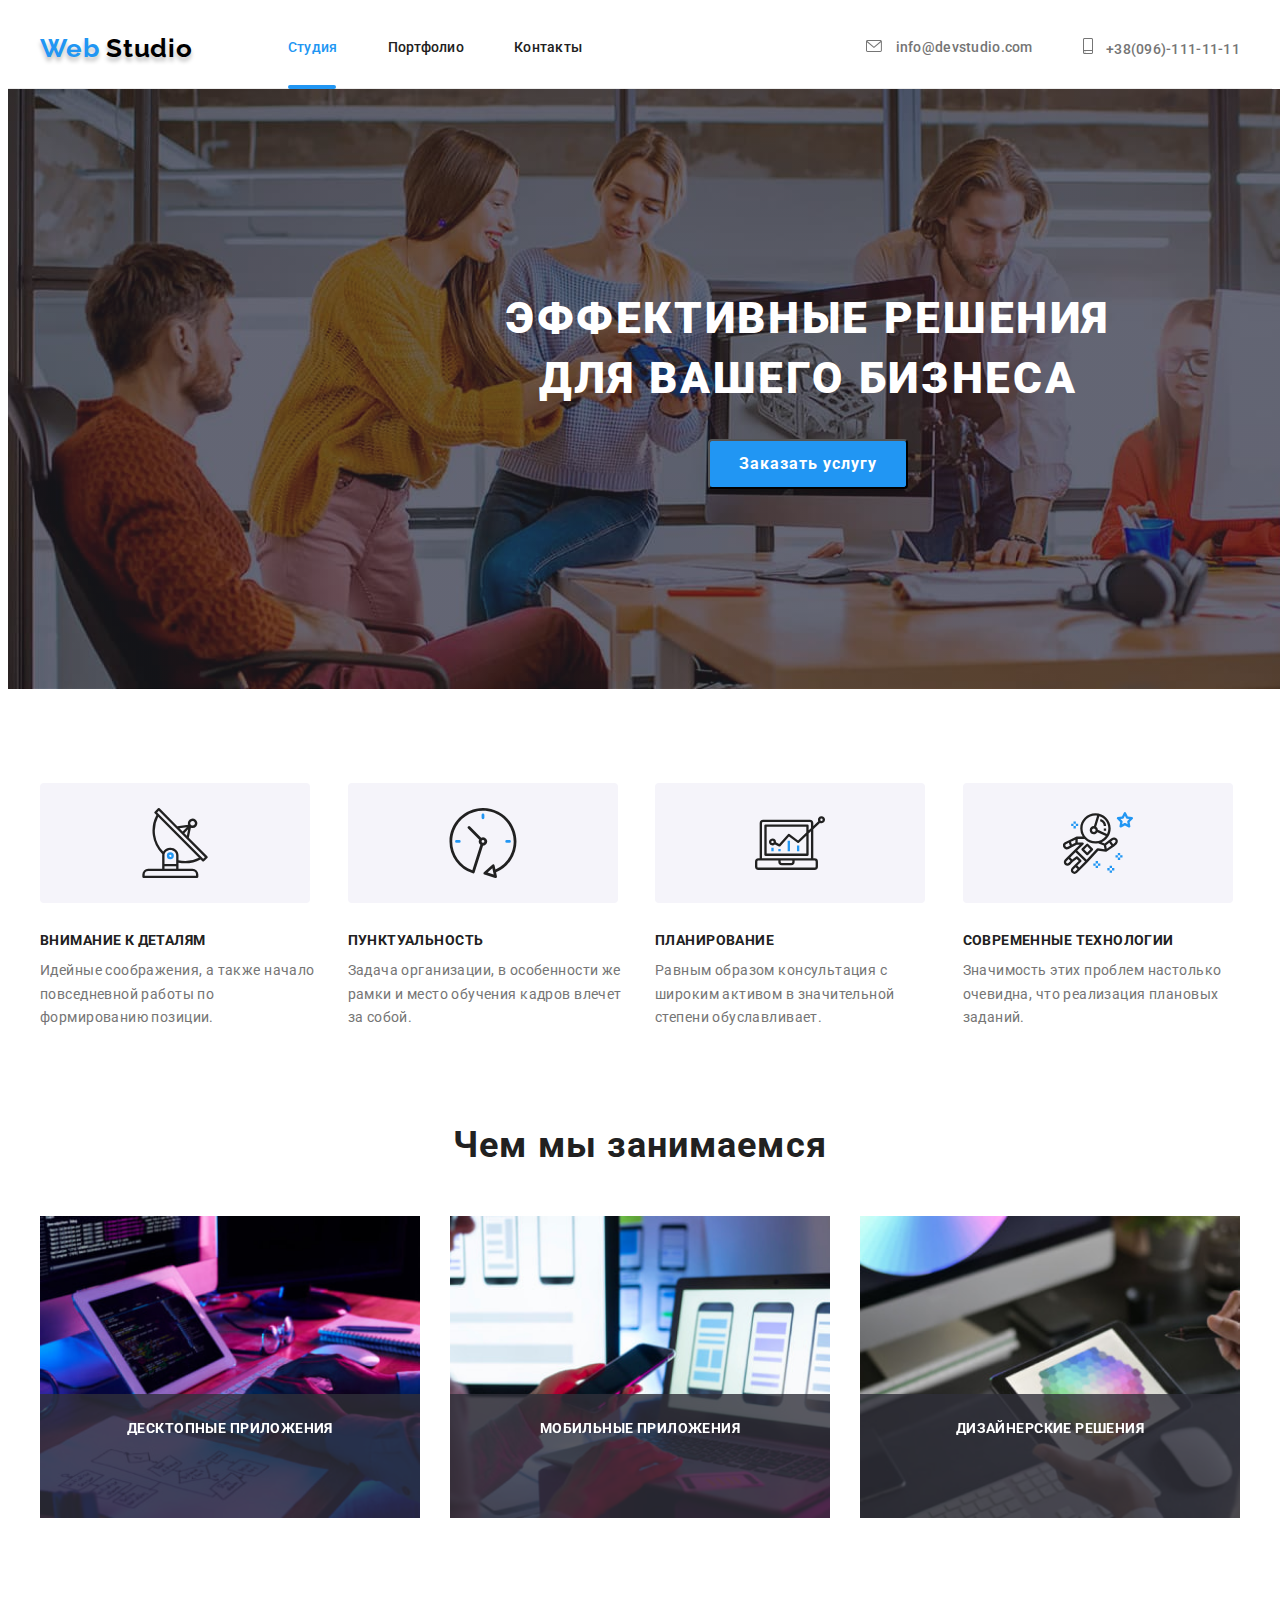
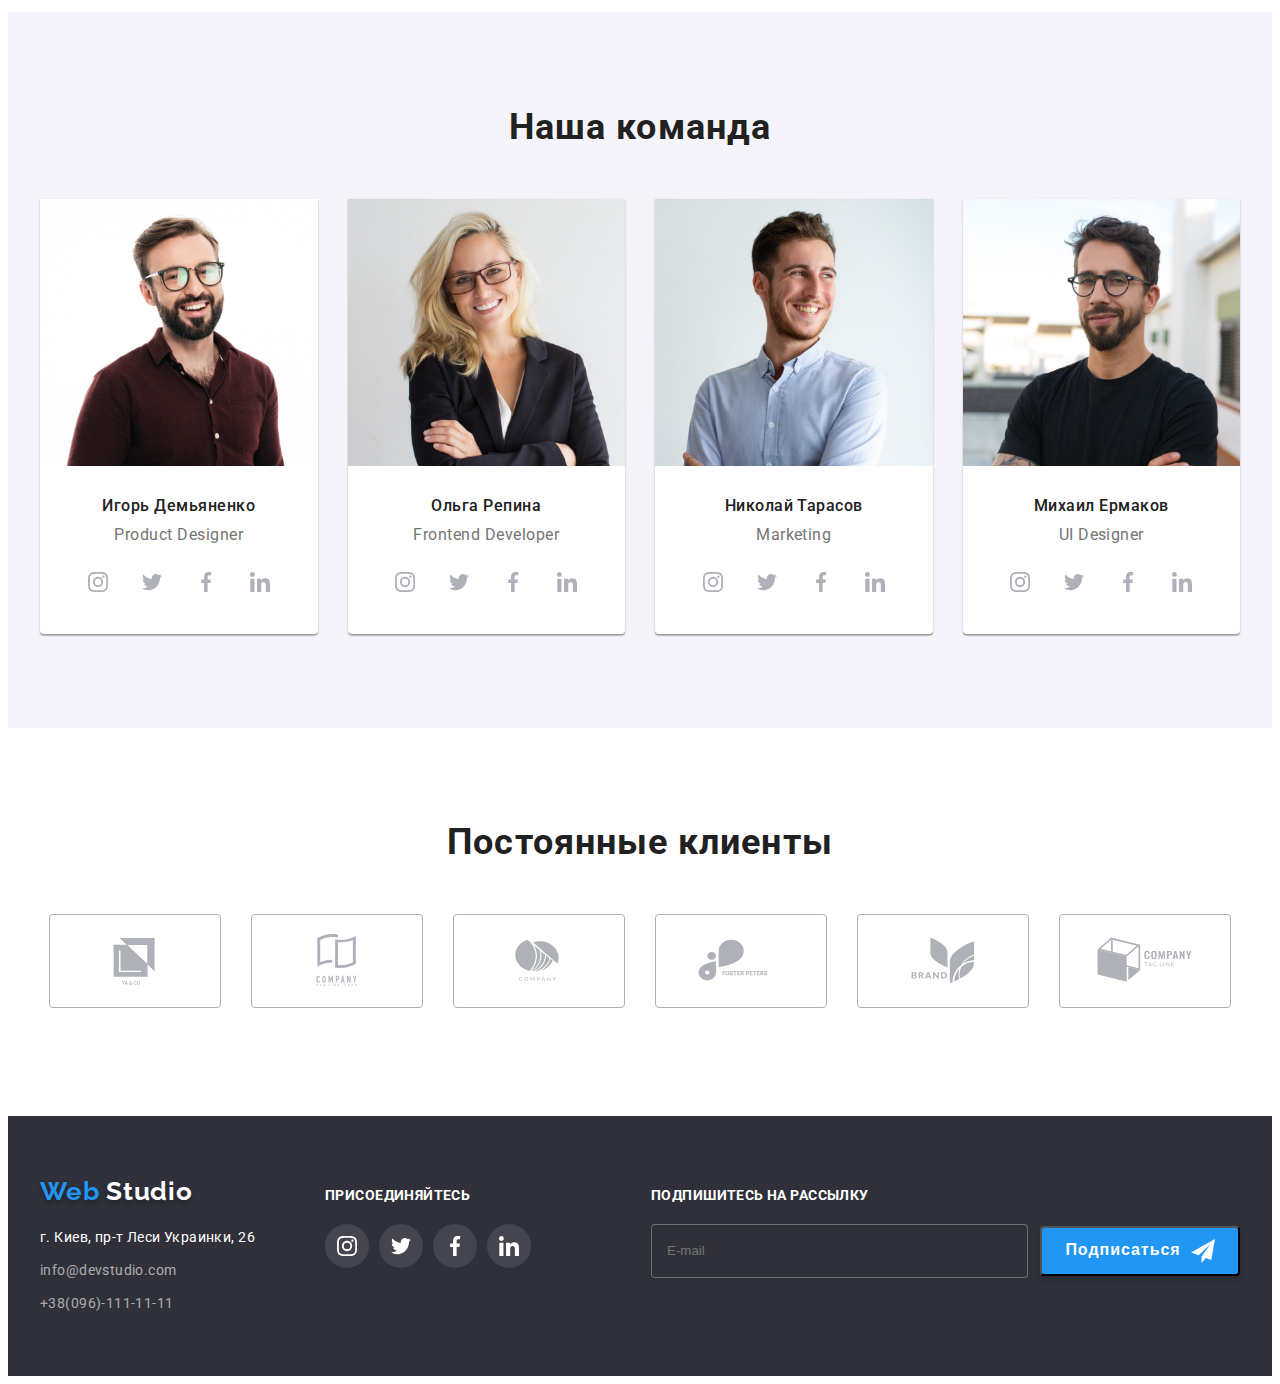
<file: index.html>
<!DOCTYPE html>
<html lang="ru">
	<head>
		<meta charset="UTF-8" />
		<meta http-equiv="X-UA-Compatible" content="IE=edge" />
		<meta name="viewport" content="width=device-width, initial-scale=1.0" />
		<title>Document</title>
		<!--Projects fonts-->
		<link rel="preconnect" href="https://fonts.googleapis.com" />
		<link rel="preconnect" href="https://fonts.gstatic.com" crossorigin />
		<link
			href="https://fonts.googleapis.com/css2?family=Raleway:wght@700&family=Roboto:wght@400;500;700;900&display=swap"
			rel="stylesheet"
		/>
		<!--Normalize-->
		<link
			rel="stylesheet"
			href="https://cdnjs.cloudflare.com/ajax/libs/modern-normalize/1.1.0/modern-normalize.min.css"
			integrity="sha512-wpPYUAdjBVSE4KJnH1VR1HeZfpl1ub8YT/NKx4PuQ5NmX2tKuGu6U/JRp5y+Y8XG2tV+wKQpNHVUX03MfMFn9Q=="
			crossorigin="anonymous"
			referrerpolicy="no-referrer"
		/>
		<!--Custom styles-->
		<link rel="stylesheet" href="./css/styles.css" />
	</head>
	<body>
		<header class="header-post">
			<div class="container header-container">
				<nav class="navigation">
					<a href="" class="logo">
						<span class="accent-logo">Web</span>
						Studio
					</a>
					<ul class="list">
						<li class="item">
							<a class="link link-current" href="">Студия</a>
						</li>
						<li class="item">
							<a class="link" href="./portfolio.html">Портфолио</a>
						</li>
						<li class="item">
							<a class="link" href="">Контакты</a>
						</li>
					</ul>
				</nav>
				<div class="contacts-group">
					<a class="contacts" href="mailto:info@devstudio.com">
						<svg class="header-icon" width="16" height="12">
							<use href="./images/sprite.svg#icon-mail"></use>
						</svg>
						info@devstudio.com
					</a>
					<a class="contacts" href="tel:+38(096)-111-11-11">
						<svg class="header-icon" width="10" height="16">
							<use href="./images/sprite.svg#icon-tel"></use>
						</svg>
						+38(096)-111-11-11
					</a>
				</div>
			</div>
		</header>
		<main>
			<section class="hero">
				<div class="container hero-container">
					<h1 class="title-hero">
						Эффективные решения
						<br />
						для вашего бизнеса
					</h1>
					<button data-modal-open class="btn" type="button">Заказать услугу</button>
					<div class="backdrop is-hidden" data-modal>
						<div class="modal">
							<form class="field-form">
								<b class="field-title">Оставьте свои данные, мы вам перезвоним</b>
								<div class="field-list">
									<label class="field-item">
										<span class="field-name">Имя</span>
										<input class="field-box" type="text" name="user-name" />
										<svg class="field-icon" width="18" height="18">
											<use href="./images/sprite.svg#icon-person-modal"></use>
										</svg>
									</label>
								</div>
								<div class="field-list">
									<label class="field-item">
										<span class="field-name">Телефон</span>
										<input class="field-box" type="tel" name="tel" />
										<svg class="field-icon" width="18" height="18">
											<use href="./images/sprite.svg#icon-phone-modal"></use>
										</svg>
									</label>
								</div>
								<div class="field-list">
									<label class="field-item">
										<span class="field-name">Почта</span>
										<input class="field-box" type="mail" name="mail" />
										<svg class="field-icon" width="18" height="18">
											<use href="./images/sprite.svg#icon-email-modal"></use>
										</svg>
									</label class="field-item">
								</div>
								<div class="field-list">
									<label class="field-item">
										<span class="field-name">Комментарий</span>
										<textarea class="field-area" name="coments" rows="5"></textarea>
									</label>
								</div>
								<div>
									<label class="label">
										<input class="checkbox" type="checkbox" name="agreement" />
										<span class="check-icon"></span>
										<span class="check-text">Соглашаюсь с рассылкой и принимаю </span>  
										<a class="check-link" href="">Условия договора</a>
									</label>
								</div>
								<button class="field-btn" type="submit">Отправить</button>
							</form>
							<button class="close-button" data-modal-close>
								<svg class="icon-close" width="18" height="18">
									<use href="./images/sprite.svg#icon-close"></use>
								</svg>
							</button>
						</div>
					</div>
				</div>
			</section>
			<section class="features-post">
				<div class="container features-container">
					<h2 class="visually-hidden">Преимущества</h2>
					<ul class="features-main">
						<li class="features-item">
							<div class="features-link">
								<svg class="features-icon" width="70" height="70">
									<use href="./images/sprite.svg#icon-antenna"></use>
								</svg>
							</div>
							<h3 class="features">Внимание к деталям</h3>
							<p class="features-list">
								Идейные соображения, а также начало повседневной работы по формированию позиции.
							</p>
						</li>
						<li class="features-item">
							<div class="features-link">
								<svg class="features-icon" width="70" height="70">
									<use href="./images/sprite.svg#icon-clock"></use>
								</svg>
							</div>
							<h3 class="features">Пунктуальность</h3>
							<p class="features-list">
								Задача организации, в особенности же рамки и место обучения кадров влечет за собой.
							</p>
						</li>
						<li class="features-item">
							<div class="features-link">
								<svg class="features-icon" width="70" height="70">
									<use href="./images/sprite.svg#icon-diagram"></use>
								</svg>
							</div>
							<h3 class="features">Планирование</h3>
							<p class="features-list">
								Равным образом консультация с широким активом в значительной степени обуславливает.
							</p>
						</li>
						<li class="features-item">
							<div class="features-link">
								<svg class="features-icon" width="70" height="70">
									<use href="./images/sprite.svg#icon-astronaut"></use>
								</svg>
							</div>
							<h3 class="features">Современные технологии</h3>
							<p class="features-list">Значимость этих проблем настолько очевидна, что реализация плановых заданий.</p>
						</li>
					</ul>
				</div>
			</section>
			<section class="caption-post">
				<div class="container">
					<h2 class="caption">Чем мы занимаемся</h2>
					<ul class="caption-list">
						<li class="caption-item">
							<img src="images/img.jpg" alt="работа с кодом на компьютере" width="370" />
							<div class="caption-box">
								<p class="caption-text">ДЕСКТОПНЫЕ ПРИЛОЖЕНИЯ</p>
							</div>
						</li>
						<li class="caption-item">
							<img src="images/img1.jpg" alt="оптимизация приложений под портативные устройста" width="370" />
							<div class="caption-box">
								<p class="caption-text">МОБИЛЬНЫЕ ПРИЛОЖЕНИЯ</p>
							</div>
						</li>
						<li class="caption-item">
							<img src="images/img2.jpg" alt="удаленный доступ к компьютеру с помощью планшета" width="370" />
							<div class="caption-box">
								<p class="caption-text">ДИЗАЙНЕРСКИЕ РЕШЕНИЯ</p>
							</div>
						</li>
					</ul>
				</div>
			</section>

			<section class="team-post">
				<div class="container team-container">
					<h2 class="team-tittle">Наша команда</h2>
					<ul class="team-list">
						<li class="team-item">
							<img src="images/team/member1.jpg" alt="Игорь Демьяненко" width="270" />
							<div class="team-card">
								<h3 class="team">Игорь Демьяненко</h3>
								<p class="team-info">Product Designer</p>
								<ul class="socials-list">
									<li class="socials-item">
										<a
											class="socials-link"
											href=""
											target="_blank"
											rel="noopener noreferrer"
											aria-label="иконка instagram"
										>
											<svg class="socials-icon" width="20" height="20">
												<use href="./images/sprite.svg#icon-instagram"></use>
											</svg>
										</a>
									</li>
									<li class="socials-item">
										<a
											class="socials-link"
											href=""
											target="_blank"
											rel="noopener noreferrer"
											aria-label="иконка twitter"
										>
											<svg class="socials-icon" width="20" height="20">
												<use href="./images/sprite.svg#icon-twitter"></use>
											</svg>
										</a>
									</li>
									<li class="socials-item">
										<a
											class="socials-link"
											href=""
											target="_blank"
											rel="noopener noreferrer"
											aria-label="иконка facebook"
										>
											<svg class="socials-icon" width="20" height="20">
												<use href="./images/sprite.svg#icon-facebook"></use>
											</svg>
										</a>
									</li>
									<li class="socials-item">
										<a
											class="socials-link"
											href=""
											target="_blank"
											rel="noopener noreferrer"
											aria-label="иконка linkedin"
										>
											<svg class="socials-icon" width="20" height="20">
												<use href="./images/sprite.svg#icon-linkedin"></use>
											</svg>
										</a>
									</li>
								</ul>
							</div>
						</li>

						<li class="team-item">
							<img src="images/team/member2.jpg" alt="Ольга Репина" width="270" />
							<div class="team-card">
								<h3 class="team">Ольга Репина</h3>
								<p class="team-info">Frontend Developer</p>
								<ul class="socials-list">
									<li class="socials-item">
										<a
											class="socials-link"
											href=""
											target="_blank"
											rel="noopener noreferrer"
											aria-label="иконка instagram"
										>
											<svg class="socials-icon" width="20" height="20">
												<use href="./images/sprite.svg#icon-instagram"></use>
											</svg>
										</a>
									</li>
									<li class="socials-item">
										<a
											class="socials-link"
											href=""
											target="_blank"
											rel="noopener noreferrer"
											aria-label="иконка twitter"
										>
											<svg class="socials-icon" width="20" height="20">
												<use href="./images/sprite.svg#icon-twitter"></use>
											</svg>
										</a>
									</li>
									<li class="socials-item">
										<a
											class="socials-link"
											href=""
											target="_blank"
											rel="noopener noreferrer"
											aria-label="иконка facebook"
										>
											<svg class="socials-icon" width="20" height="20">
												<use href="./images/sprite.svg#icon-facebook"></use>
											</svg>
										</a>
									</li>
									<li class="socials-item">
										<a
											class="socials-link"
											href=""
											target="_blank"
											rel="noopener noreferrer"
											aria-label="иконка linkedin"
										>
											<svg class="socials-icon" width="20" height="20">
												<use href="./images/sprite.svg#icon-linkedin"></use>
											</svg>
										</a>
									</li>
								</ul>
							</div>
						</li>
						<li class="team-item">
							<img src="images/team/member3.jpg" alt="Николай Тарасов" width="270" />
							<div class="team-card">
								<h3 class="team">Николай Тарасов</h3>
								<p class="team-info">Marketing</p>
								<ul class="socials-list">
									<li class="socials-item">
										<a
											class="socials-link"
											href=""
											target="_blank"
											rel="noopener noreferrer"
											aria-label="иконка instagram"
										>
											<svg class="socials-icon" width="20" height="20">
												<use href="./images/sprite.svg#icon-instagram"></use>
											</svg>
										</a>
									</li>
									<li class="socials-item">
										<a
											class="socials-link"
											href=""
											target="_blank"
											rel="noopener noreferrer"
											aria-label="иконка twitter"
										>
											<svg class="socials-icon" width="20" height="20">
												<use href="./images/sprite.svg#icon-twitter"></use>
											</svg>
										</a>
									</li>
									<li class="socials-item">
										<a
											class="socials-link"
											href=""
											target="_blank"
											rel="noopener noreferrer"
											aria-label="иконка facebook"
										>
											<svg class="socials-icon" width="20" height="20">
												<use href="./images/sprite.svg#icon-facebook"></use>
											</svg>
										</a>
									</li>
									<li class="socials-item">
										<a
											class="socials-link"
											href=""
											target="_blank"
											rel="noopener noreferrer"
											aria-label="иконка linkedin"
										>
											<svg class="socials-icon" width="20" height="20">
												<use href="./images/sprite.svg#icon-linkedin"></use>
											</svg>
										</a>
									</li>
								</ul>
							</div>
						</li>
						<li class="team-item">
							<img src="images/team/member4.jpg" alt="Михаил Ермаков" width="270" />
							<div class="team-card">
								<h3 class="team">Михаил Ермаков</h3>
								<p class="team-info">UI Designer</p>
								<ul class="socials-list">
									<li class="socials-item">
										<a
											class="socials-link"
											href=""
											target="_blank"
											rel="noopener noreferrer"
											aria-label="иконка instagram"
										>
											<svg class="socials-icon" width="20" height="20">
												<use href="./images/sprite.svg#icon-instagram"></use>
											</svg>
										</a>
									</li>
									<li class="socials-item">
										<a
											class="socials-link"
											href=""
											target="_blank"
											rel="noopener noreferrer"
											aria-label="иконка twitter"
										>
											<svg class="socials-icon" width="20" height="20">
												<use href="./images/sprite.svg#icon-twitter"></use>
											</svg>
										</a>
									</li>
									<li class="socials-item">
										<a
											class="socials-link"
											href=""
											target="_blank"
											rel="noopener noreferrer"
											aria-label="иконка facebook"
										>
											<svg class="socials-icon" width="20" height="20">
												<use href="./images/sprite.svg#icon-facebook"></use>
											</svg>
										</a>
									</li>
									<li class="socials-item">
										<a
											class="socials-link"
											href=""
											target="_blank"
											rel="noopener noreferrer"
											aria-label="иконка linkedin"
										>
											<svg class="socials-icon" width="20" height="20">
												<use href="./images/sprite.svg#icon-linkedin"></use>
											</svg>
										</a>
									</li>
								</ul>
							</div>
						</li>
					</ul>
				</div>
			</section>
			<section class="clients-post">
				<div class="container">
					<h2 class="clients-title">Постоянные клиенты</h2>
					<ul class="clients-list">
						<li class="clients-item">
							<a
								class="clients-link"
								href=""
								target="_blank"
								rel="noopener noreferrer"
								aria-label="иконка логотип компании"
							>
								<svg class="clients-icon" width="160" height="60">
									<use href="./images/sprite.svg#icon-logo1"></use>
								</svg>
							</a>
						</li>
						<li class="clients-item">
							<a
								class="clients-link"
								href=""
								target="_blank"
								rel="noopener noreferrer"
								aria-label="иконка логотип компании"
							>
								<svg class="clients-icon" width="160" height="60">
									<use href="./images/sprite.svg#icon-logo2"></use>
								</svg>
							</a>
						</li>
						<li class="clients-item">
							<a
								class="clients-link"
								href=""
								target="_blank"
								rel="noopener noreferrer"
								aria-label="иконка логотип компании"
							>
								<svg class="clients-icon" width="160" height="60">
									<use href="./images/sprite.svg#icon-logo3"></use>
								</svg>
							</a>
						</li>
						<li class="clients-item">
							<a
								class="clients-link"
								href=""
								target="_blank"
								rel="noopener noreferrer"
								aria-label="иконка логотип компании"
							>
								<svg class="clients-icon" width="160" height="60">
									<use href="./images/sprite.svg#icon-logo4"></use>
								</svg>
							</a>
						</li>
						<li class="clients-item">
							<a
								class="clients-link"
								href=""
								target="_blank"
								rel="noopener noreferrer"
								aria-label="иконка логотип компании"
							>
								<svg class="clients-icon" width="160" height="60">
									<use href="./images/sprite.svg#icon-logo5"></use>
								</svg>
							</a>
						</li>
						<li class="clients-item">
							<a
								class="clients-link"
								href=""
								target="_blank"
								rel="noopener noreferrer"
								aria-label="иконка логотип компании"
							>
								<svg class="clients-icon" width="160" height="60">
									<use href="./images/sprite.svg#icon-logo6"></use>
								</svg>
							</a>
						</li>
					</ul>
				</div>
			</section>
		</main>
		<footer class="page-footer">
			<div class="container footer-conteiner">
				<div class="footer-main">
					<a class="footer-logo" href="">
						<span class="accent-logo">Web</span>
						Studio
					</a>
					<div class="footer-info">
						<address class="footer-adress">
							<p class="adress-info">г. Киев, пр-т Леси Украинки, 26</p>
							<a class="footer-contacts" href="mailto:info@devstudio.com">info@devstudio.com</a>
							<br />
							<a class="footer-contacts" href="tel:+38(096)-111-11-11">+38(096)-111-11-11</a>
						</address>
					</div>
				</div>
				<div class="join-title">
					<p class="join-text">ПРИСОЕДИНЯЙТЕСЬ</p>
					<ul class="join-list">
						<li class="join-item">
							<a class="join-link" href="" target="_blank" rel="noopener noreferrer" aria-label="иконка instagram">
								<svg class="join-icon" width="20" height="20">
									<use href="./images/sprite.svg#icon-instagram"></use>
								</svg>
							</a>
						</li>
						<li class="join-item">
							<a class="join-link" href="" target="_blank" rel="noopener noreferrer" aria-label="иконка instagram">
								<svg class="join-icon" width="20" height="20">
									<use href="./images/sprite.svg#icon-twitter"></use>
								</svg>
							</a>
						</li>
						<li class="join-item">
							<a class="join-link" href="" target="_blank" rel="noopener noreferrer" aria-label="иконка instagram">
								<svg class="join-icon" width="20" height="20">
									<use href="./images/sprite.svg#icon-facebook"></use>
								</svg>
							</a>
						</li>
						<li class="join-item">
							<a class="join-link" href="" target="_blank" rel="noopener noreferrer" aria-label="иконка instagram">
								<svg class="join-icon" width="20" height="20">
									<use href="./images/sprite.svg#icon-linkedin"></use>
								</svg>
							</a>
						</li>
					</ul>
				</div>
				<div class="send-title">
					<p class="send-text">ПOДПИШИТЕСЬ НА РАССЫЛКУ</p>
					<form class="send-form">
						<label class="send-box">
							<input class="send-item" type="mail" name="mail" placeholder="E-mail" />
						</label>
						<button class="send-btn" type="submit">
							Подписаться
							<svg class="send-icon" width="24" height="24">
								<use href="./images/sprite.svg#icon-send"></use>
							</svg>
						</button>
					</form>
				</div>
			</div>
		</footer>
		<script src="./js/modal.js"></script>
	</body>
</html>
</file>
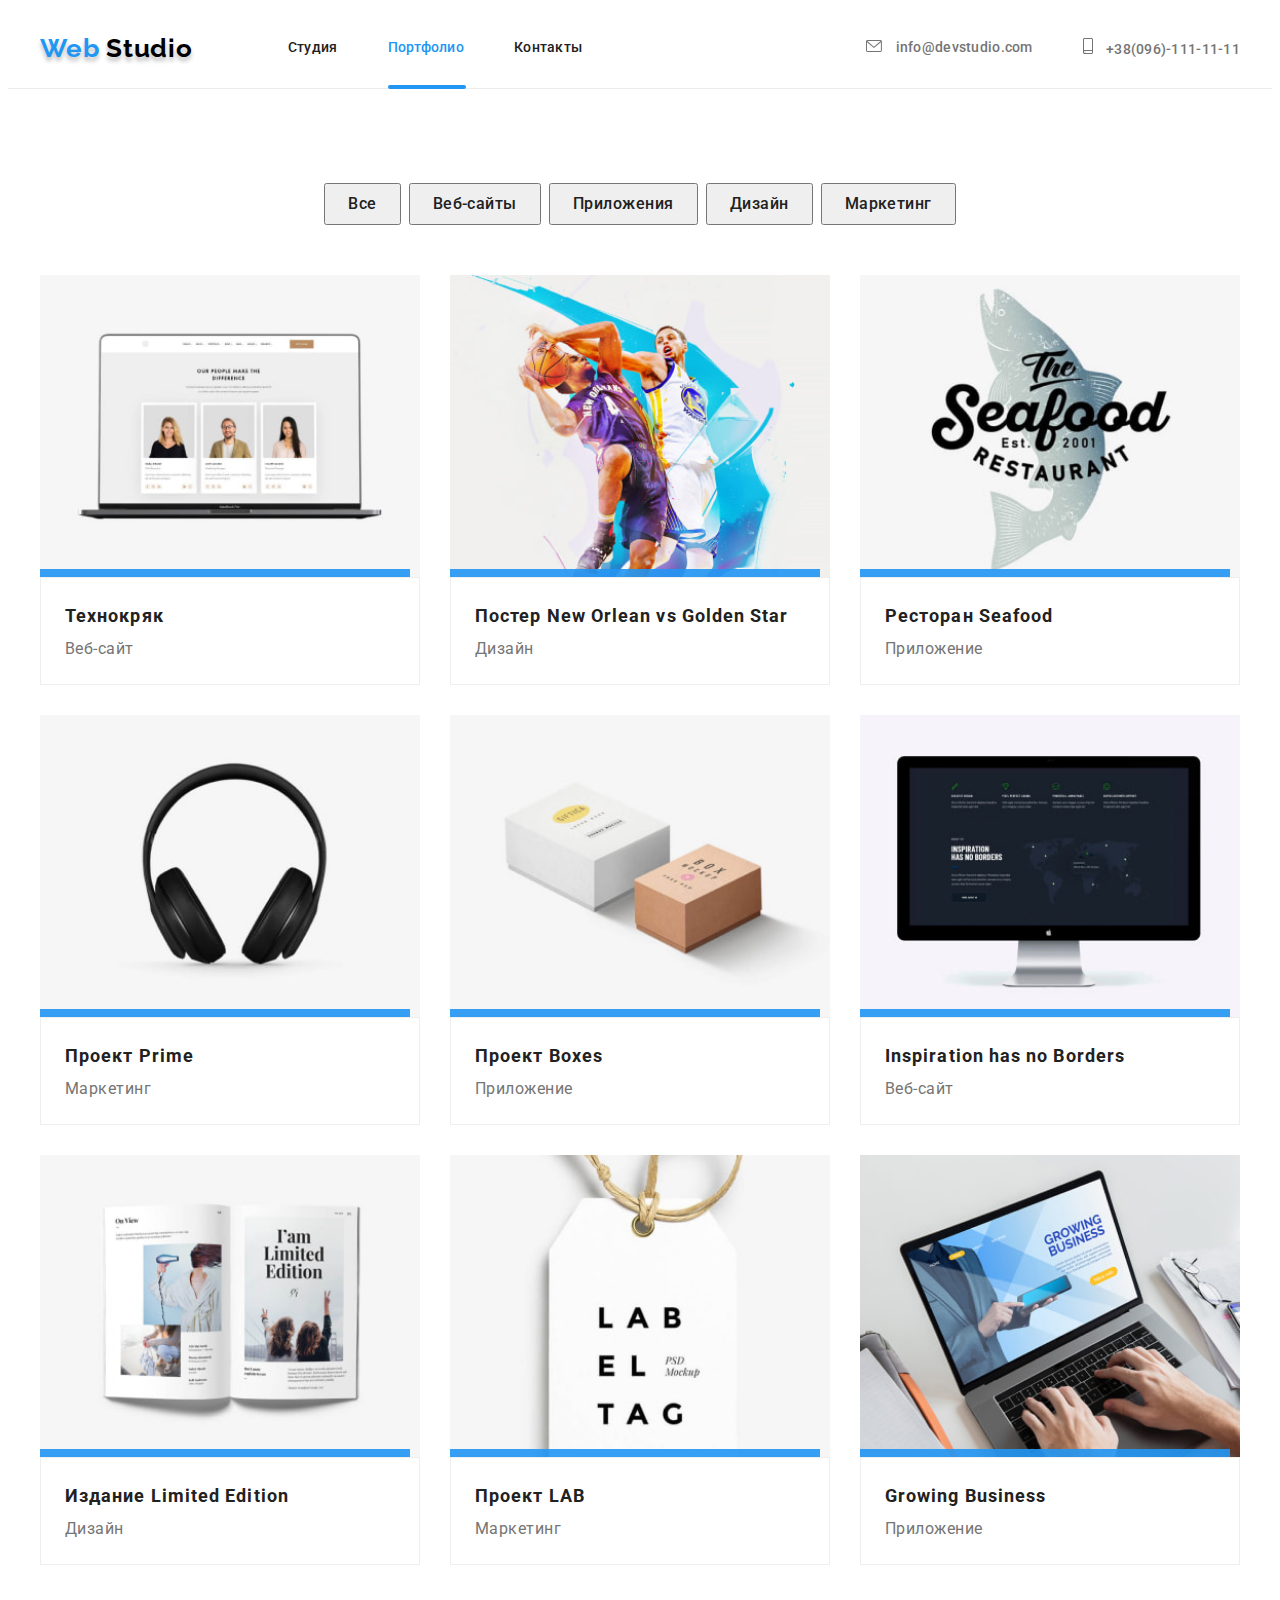
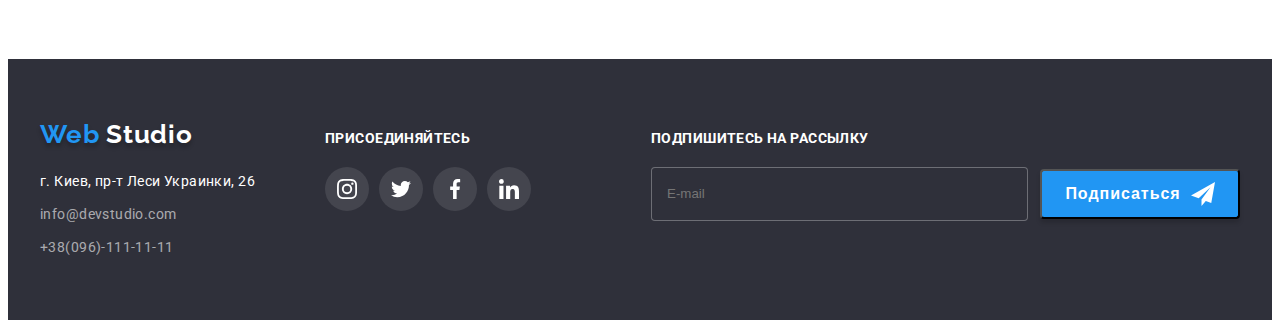
<file: portfolio.html>
<!DOCTYPE html>
<html lang="en">
	<head>
		<meta charset="UTF-8" />
		<meta http-equiv="X-UA-Compatible" content="IE=edge" />
		<meta name="viewport" content="width=device-width, initial-scale=1.0" />
		<title>Document</title>
		<!--Projects fonts-->
		<link rel="preconnect" href="https://fonts.googleapis.com" />
		<link rel="preconnect" href="https://fonts.gstatic.com" crossorigin />
		<link
			href="https://fonts.googleapis.com/css2?family=Raleway:wght@700&family=Roboto:wght@400;500;700;900&display=swap"
			rel="stylesheet"
		/>
		<!--Normalize-->
		<link
			rel="stylesheet"
			href="https://cdnjs.cloudflare.com/ajax/libs/modern-normalize/1.1.0/modern-normalize.min.css"
			integrity="sha512-wpPYUAdjBVSE4KJnH1VR1HeZfpl1ub8YT/NKx4PuQ5NmX2tKuGu6U/JRp5y+Y8XG2tV+wKQpNHVUX03MfMFn9Q=="
			crossorigin="anonymous"
			referrerpolicy="no-referrer"
		/>
		<!--Custom styles-->
		<link rel="stylesheet" href="./css/styles.css" />
	</head>
	<body>
		<header class="header-post">
			<div class="container header-container">
				<nav class="navigation">
					<a href="" class="logo">
						<span class="accent-logo">Web</span>
						Studio
					</a>

					<ul class="list">
						<li class="item">
							<a class="link" href="./index.html">Студия</a>
						</li>
						<li class="item">
							<a class="link link-port" href="">Портфолио</a>
						</li>
						<li class="item">
							<a class="link" href="">Контакты</a>
						</li>
					</ul>
				</nav>
				<div class="contacts-group">
					<a class="contacts" href="mailto:info@devstudio.com">
						<svg class="header-icon" width="16" height="12">
							<use href="./images/sprite.svg#icon-mail"></use>
						</svg>
						info@devstudio.com
					</a>
					<a class="contacts" href="tel:+38(096)-111-11-11">
						<svg class="header-icon" width="10" height="16">
							<use href="./images/sprite.svg#icon-tel"></use>
						</svg>
						+38(096)-111-11-11
					</a>
				</div>
			</div>
		</header>

		<main>
			<section class="filter-post">
				<div class="container filter-container">
					<h1 class="visually-hidden">Наши направления</h1>

					<ul class="filter-main">
						<li class="btn-item"><button class="btn-filter" type="button">Все</button></li>
						<li class="btn-item"><button class="btn-filter" type="button">Веб-сайты</button></li>
						<li class="btn-item"><button class="btn-filter" type="button">Приложения</button></li>
						<li class="btn-item"><button class="btn-filter" type="button">Дизайн</button></li>
						<li class="btn-item"><button class="btn-filter" type="button">Маркетинг</button></li>
					</ul>
					<ul class="filter-content">
						<li class="filter-card">
							<div class="box-card">
								<img src="images/portfolio/pict1.jpg" alt="интерфейс веб-сайта" width="370" />
								<div class="item-card">
									<p class="text-card">
										Ресурс предлагает комплексные предложения с разным уровнем функционала и сервисов. Все это позволит
										посетителю получить исчерпывающие сведения о компании или частном лице.
									</p>
								</div>
							</div>
							<div class="filter-text">
								<h2 class="filter-item">Технокряк</h2>
								<p class="filter-list">Веб-сайт</p>
							</div>
						</li>
						<li class="filter-card">
							<div class="box-card">
								<img src="images/portfolio/pict2.jpg" alt="постер команд нба" width="370" />
								<div class="item-card">
									<p class="text-card">
										Ресурс предлагает комплексные предложения с разным уровнем функционала и сервисов. Все это позволит
										посетителю получить исчерпывающие сведения о компании или частном лице.
									</p>
								</div>
							</div>
							<div class="filter-text">
								<h2 class="filter-item">Постер New Orlean vs Golden Star</h2>
								<p class="filter-list">Дизайн</p>
							</div>
						</li>
						<li class="filter-card">
							<div class="box-card">
								<img src="images/portfolio/pict3.jpg" alt="логотип ресторана seafood" width="370" />
								<div class="item-card">
									<p class="text-card">
										Ресурс предлагает комплексные предложения с разным уровнем функционала и сервисов. Все это позволит
										посетителю получить исчерпывающие сведения о компании или частном лице.
									</p>
								</div>
							</div>
							<div class="filter-text">
								<h2 class="filter-item">Ресторан Seafood</h2>
								<p class="filter-list">Приложение</p>
							</div>
						</li>
						<li class="filter-card">
							<div class="box-card">
								<img src="images/portfolio/pict4.jpg" alt="наушники" width="370" />
								<div class="item-card">
									<p class="text-card">
										Ресурс предлагает комплексные предложения с разным уровнем функционала и сервисов. Все это позволит
										посетителю получить исчерпывающие сведения о компании или частном лице.
									</p>
								</div>
							</div>
							<div class="filter-text">
								<h2 class="filter-item">Проект Prime</h2>
								<p class="filter-list">Маркетинг</p>
							</div>
						</li>
						<li class="filter-card">
							<div class="box-card">
								<img src="images/portfolio/pict5.jpg" alt="коробки" width="370" />
								<div class="item-card">
									<p class="text-card">
										Ресурс предлагает комплексные предложения с разным уровнем функционала и сервисов. Все это позволит
										посетителю получить исчерпывающие сведения о компании или частном лице.
									</p>
								</div>
							</div>
							<div class="filter-text">
								<h2 class="filter-item">Проект Boxes</h2>
								<p class="filter-list">Приложение</p>
							</div>
						</li>
						<li class="filter-card">
							<div class="box-card">
								<img src="images/portfolio/pict6.jpg" alt="веб-сайт на мониторе" width="370" />
								<div class="item-card">
									<p class="text-card">
										Ресурс предлагает комплексные предложения с разным уровнем функционала и сервисов. Все это позволит
										посетителю получить исчерпывающие сведения о компании или частном лице.
									</p>
								</div>
							</div>
							<div class="filter-text">
								<h2 class="filter-item">Inspiration has no Borders</h2>
								<p class="filter-list">Веб-сайт</p>
							</div>
						</li>
						<li class="filter-card">
							<div class="box-card">
								<img src="images/portfolio/pict7.jpg" alt="журнал" width="370" />
								<div class="item-card">
									<p class="text-card">
										Ресурс предлагает комплексные предложения с разным уровнем функционала и сервисов. Все это позволит
										посетителю получить исчерпывающие сведения о компании или частном лице.
									</p>
								</div>
							</div>
							<div class="filter-text">
								<h2 class="filter-item">Издание Limited Edition</h2>
								<p class="filter-list">Дизайн</p>
							</div>
						</li>
						<li class="filter-card">
							<div class="box-card">
								<img src="images/portfolio/pict8.jpg" alt=",бирка для одежды" width="370" />
								<div class="item-card">
									<p class="text-card">
										Ресурс предлагает комплексные предложения с разным уровнем функционала и сервисов. Все это позволит
										посетителю получить исчерпывающие сведения о компании или частном лице.
									</p>
								</div>
							</div>
							<div class="filter-text">
								<h2 class="filter-item">Проект LAB</h2>
								<p class="filter-list">Маркетинг</p>
							</div>
						</li>
						<li class="filter-card">
							<div class="box-card">
								<img src="images/portfolio/pict9.jpg" alt="приложение на компьютере" width="370" />
								<div class="item-card">
									<p class="text-card">
										Ресурс предлагает комплексные предложения с разным уровнем функционала и сервисов. Все это позволит
										посетителю получить исчерпывающие сведения о компании или частном лице.
									</p>
								</div>
							</div>
							<div class="filter-text">
								<h2 class="filter-item">Growing Business</h2>
								<p class="filter-list">Приложение</p>
							</div>
						</li>
					</ul>
				</div>
			</section>
		</main>
		<footer class="page-footer">
			<div class="container footer-conteiner">
				<div class="footer-main">
					<a class="footer-logo" href="">
						<span class="accent-logo">Web</span>
						Studio
					</a>
					<div class="footer-info">
						<address class="footer-adress">
							<p class="adress-info">г. Киев, пр-т Леси Украинки, 26</p>
							<a class="footer-contacts" href="mailto:info@devstudio.com">info@devstudio.com</a>
							<br />
							<a class="footer-contacts" href="tel:+38(096)-111-11-11">+38(096)-111-11-11</a>
						</address>
					</div>
				</div>
				<div class="join-title">
					<p class="join-text">ПРИСОЕДИНЯЙТЕСЬ</p>
					<ul class="join-list">
						<li class="join-item">
							<a class="join-link" href="" target="_blank" rel="noopener noreferrer" aria-label="иконка instagram">
								<svg class="join-icon" width="20" height="20">
									<use href="./images/sprite.svg#icon-instagram"></use>
								</svg>
							</a>
						</li>
						<li class="join-item">
							<a class="join-link" href="" target="_blank" rel="noopener noreferrer" aria-label="иконка instagram">
								<svg class="join-icon" width="20" height="20">
									<use href="./images/sprite.svg#icon-twitter"></use>
								</svg>
							</a>
						</li>
						<li class="join-item">
							<a class="join-link" href="" target="_blank" rel="noopener noreferrer" aria-label="иконка instagram">
								<svg class="join-icon" width="20" height="20">
									<use href="./images/sprite.svg#icon-facebook"></use>
								</svg>
							</a>
						</li>
						<li class="join-item">
							<a class="join-link" href="" target="_blank" rel="noopener noreferrer" aria-label="иконка instagram">
								<svg class="join-icon" width="20" height="20">
									<use href="./images/sprite.svg#icon-linkedin"></use>
								</svg>
							</a>
						</li>
					</ul>
				</div>
				<div class="send-title">
					<p class="send-text">ПOДПИШИТЕСЬ НА РАССЫЛКУ</p>
					<form class="send-form">
						<label class="send-box">
							<input class="send-item" type="mail" name="mail" placeholder="E-mail" />
						</label>
						<button class="send-btn" type="submit">
							Подписаться
							<svg class="send-icon" width="24" height="24">
								<use href="./images/sprite.svg#icon-send"></use>
							</svg>
						</button>
					</form>
				</div>
			</div>
		</footer>
	</body>
</html>
</file>
<file: css/styles.css>
:root{
    --main-font: Roboto, sans-serif;
    --secondary-font: Raleway, sans-serif;
    /* text colors*/
    --txt-cl:#757575;
    --secondary-txt-cl:#212121;
    --accent-cl:#2196F3;
    /*backgrounds color*/
    --main-bg-cl:#E5E5E5;
    --secondary-bg-cl:#2F303A;
}

body{
    font-family: var(--main-font);
    font-size: 14px;
    color: var(--txt-cl);
    
}

h1,h2,h3,h4,h5,h6,p{
    margin: 0;
}

.container{
    
    width: 1200px ;

    padding-left: 15px;
    padding-right: 15px;

    margin-left: auto ;
    margin-right: auto;
    
}   


.navigation{
    display: flex;
    align-items: center;
    
}
.logo{
    color: #000000;
    font-family: var(--secondary-font);
    font-weight: 700;
    font-size: 26px;
    line-height: 1.19;
    letter-spacing: 0.03em;
    text-decoration: none;
    text-shadow: 0px 4px 4px rgba(0, 0, 0, 0.25);
    margin-right:95px ;
}

.accent-logo{
   color: var(--accent-cl); 
}

.list{
    display: flex;
    align-items: center;
}
.link{
    font-weight: 500;
    line-height: 1.14;
    letter-spacing: 0.02em;
    color: var(--secondary-txt-cl);
    text-decoration: none;

    padding-top: 32px;
    padding-bottom: 32px;
    display: block;
    transition: color 250ms cubic-bezier(0.4, 0, 0.2, 1);
    
}

.link-current::after{
  content: '';
  display: inline-block;
  width: 48px;
  height: 4px;
  background-color: var(--accent-cl);
  border-radius: 2px;
  
  position: absolute;
  bottom: -1px;
  left: 0px;
  
} 

.link-current{
    color: var(--accent-cl);
}

.link-port{
    color: var(--accent-cl);
}

.link-port::after{
    content: '';
    display: inline-block;
    width: 78px;
    height: 4px;

    background-color: var(--accent-cl);
    border-radius: 2px;
    
    position: absolute;
    bottom: -1px;
    left: 0px;
}

.list,
.filter-main,
.features-main,
.caption-list,
.team-list,
.filter-content{
    list-style: none;
    margin: 0;
    padding: 0;
}

.header-post{
    border-bottom: 1px solid #ECECEC;
}

.header-container {
    display: flex;
    align-items: center;
    
    
}
.link:hover,
.link:focus{
    color: var(--accent-cl);
}
.item{
    margin-right: 50px;
    
    position: relative;
}
.item:last-child{
    margin-right: 0;
}
.contacts-group{
    margin-left: auto;

    display: flex;
    align-items: center;
    
}

.contacts{
    font-weight: 500;
    line-height: 1.14;
    letter-spacing: 0.02em;
    color: var(--txt-cl);
    text-decoration: none;
    margin-right: 50px;
    transition: color 250ms cubic-bezier(0.4, 0, 0.2, 1);
    
    
}
.contacts:last-child{
    margin-right: 0;
}

.contacts:hover,
.contacts:focus{
    color: var(--accent-cl);
}

.header-icon{
    fill: var(--txt-cl);

    margin-right: 10px;
    transition: fill 250ms cubic-bezier(0.4, 0, 0.2, 1);
    
}

.contacts:hover .header-icon,
.contacts:focus .header-icon {
    fill: var(--accent-cl);
}

.hero {
        width: 1600px;
        background: var(--secondary-bg-cl);
        background-image: linear-gradient(rgba(47, 48, 58, 0.4), rgba(47, 48, 58, 0.4)),
            url(../images/bg\ img.jpg);
    
        background-repeat: no-repeat;
        background-size: cover;
        background-position: center;
    
        text-align: center;
        
    
        margin: 0 auto;
        
    
    
        padding-top: 200px;
        padding-bottom: 200px;
}


.hero-container{
   text-align: center;
   
}

.title-hero{
    font-weight: 900;
    font-size: 44px;
    line-height: 1.36;
    text-align: center;
    letter-spacing: 0.06em;
    text-transform: uppercase;
    color: #FFFFFF;
    
    margin-bottom: 30px;

    
}

.btn{
    font-weight: 700;
    font-size: 16px;
    line-height: 1.88;
    letter-spacing: 0.06em;
    color: #FFFFFF;
    background: var(--accent-cl);
    box-shadow: 0px 4px 4px rgba(0, 0, 0, 0.15);
    cursor: pointer;
    font-family: inherit;

  
    border-radius: 4px;
    
    
    width: 200px;
    height: 50px;
}

.backdrop{
    position: fixed;

    width: 100%;
    height: 100%;
    left: 0;
    top: 0;
    
    background: rgba(0, 0, 0, 0.2);
    transition: opacity 500ms, visibility 500ms;
}

.backdrop.is-hidden{
    opacity: 0;
    pointer-events: none;
}

.modal{
    position: absolute;
    top: 50%;
    left: 50%;
    transform: translate(-50%, -50%);

    width: 528px;
    height: 581px;

    background: #FFFFFF;
    box-shadow: 0px 1px 3px rgba(0, 0, 0, 0.12), 0px 1px 1px rgba(0, 0, 0, 0.14), 0px 2px 1px rgba(0, 0, 0, 0.2);
    border-radius: 4px;
    padding: 40px;


}



.field-title{
    display: block;
    font-weight: 700;
        font-size: 20px;
        line-height: 1.15;
        text-align: center;
        letter-spacing: 0.03em;
    
        color: var(--secondary-txt-cl);

        margin-bottom: 30px;
}

.field-list{
    margin-bottom: 28px;
    position: relative;
    
                
}

.field-name{
    position: absolute;
    display: block;
    font-size: 12px;
    line-height: 1.17;
    letter-spacing: 0.01em;
    color: var(--txt-cl);
    transform: translateY(-18px);
}

.field-item{
    
    display: flex;
    flex-direction: column;

    
    
}

.field-icon{
    position: absolute;
    left: 15px;
    top: 50%;
    transform: translateY(-50%);

    transition: fill 250ms cubic-bezier(0.4, 0, 0.2, 1);;

}

.field-box{
    
    width: 448px;
    height: 40px;
    padding-left: 42px;
    outline: none;
    border: 1px solid rgba(33, 33, 33, 0.2);
    border-radius: 4px;
    
    transition: border-color 250ms cubic-bezier(0.4, 0, 0.2, 1);
    
}

.field-box:focus-within
{
    border-color: var(--accent-cl);
    cursor: pointer;

}

.field-box:focus+.field-icon {
    fill: var(--accent-cl);
}

.field-area{
    width: 448px;
    height: 120px;
    resize: none;
    padding-left: 16px;
    padding-right: 16px;
    padding-top: 12px;
    padding-bottom: 12px;
    outline: none;
    border: 1px solid rgba(33, 33, 33, 0.2);
    border-radius: 4px;

    transition: border-color 250ms cubic-bezier(0.4, 0, 0.2, 1);
    
}

.field-area:focus-within{
    border-color: var(--accent-cl);
}

.field-btn{
    width: 200px;
    height: 50px;
    background: #188CE8;
    box-shadow: 0px 4px 4px rgba(0, 0, 0, 0.15);
    border-radius: 4px;
    cursor: pointer;
    margin-top: 30px;

    font-weight: 700;
    font-size: 16px;
    line-height: 1.88;
    letter-spacing: 0.06em;
    
    color: #FFFFFF;
    outline: none;
}

.checkbox{
    position: absolute;
        width: 1px;
        height: 1px;
        margin: -1px;
        border: 0;
        padding: 0;
        white-space: nowrap;
        clip-path: inset(100%);
        clip: rect(0 0 0 0);
        overflow: hidden;
}

.checkbox:checked+.check-icon{
    background-color: var(--accent-cl);
    background-image: url(../images/icon\ check\ \(1\).svg);
    background-size: contain;
    background-origin: border-box;
    border-color: var(--accent-cl);
    background-position:center;
}

.check-icon{
    display: inline-block;
    width: 16px;
    height: 15px;
    border: 2px solid var(--secondary-txt-cl);
    border-radius: 2px;
    
    margin-right: 7px;

    transition: border-color 250ms cubic-bezier(0.4, 0, 0.2, 1);
}

.checkbox:focus+.check-icon{
    border-color: var(--accent-cl) ;
}

.label{
    display: flex;
    align-items: center;
    justify-content: center;
}

.check-text{
    font-size: 14px;
    line-height: 1.7;
    
    letter-spacing: 0.03em;
    
    color: var(--txt-cl);
    margin-right: 5px;
}

.check-link{
    color: var(--accent-cl);
}

.close-button{
    position: absolute;
    width: 30px;
    height: 30px;
    top: 8px;
    right: 8px;
    display: flex;
    align-items: center;
    justify-content: center;
    border-radius: 50% ;
    background: #FFFFFF;
    border: 1px solid rgba(0, 0, 0, 0.1);
    cursor: pointer;
}

.close-button:hover{
    fill: var(--accent-cl);
}

.visually-hidden{
    position: absolute;
    width: 1px;
    height: 1px;
    margin: -1px;
    border: 0;
    padding: 0;
    white-space: nowrap;
    clip-path: inset(100%);
    clip: rect(0 0 0 0);
    overflow: hidden;
}

img{
    display: block;
    width: 100%;
    height: auto;
}

.features-main{
    display: flex;
    
}

.features-link{
    width: 270px;
    height: 120px;

    background: #F5F4FA;
    border-radius: 4px;
    display: flex;
    justify-content: center;
    align-items: center;

    margin-bottom: 30px;
}

.features-post{
    padding-top: 94px;
    padding-bottom: 94px;
}



.features-item{
    flex-basis: calc((100% - 90px) / 4);
    margin-right: 30px;
    

}
   
.features-item:last-child{
    margin-right: 0px;
}
.features{
    font-weight: 700;
    font-size: 14px;
    line-height: 1.14;
    letter-spacing: 0.03em;
    text-transform: uppercase;
    color: var(--secondary-txt-cl);
    list-style: none;

    margin-bottom: 10px;
}

.features-list{
    line-height: 1.71;
    color: var(--txt-cl);

    letter-spacing: 0.03em;
    
}

.caption-list{
    display: flex;
   
   
}

.caption-post{
    padding-bottom: 94px;
    
}



.caption{
    font-weight: 700;
    font-size: 36px;
    line-height: 1.17;
    text-align: center;
    letter-spacing: 0.03em;
    color: var(--secondary-txt-cl);

    margin-bottom: 50px;
}

.caption-item{
    display: flex;
    width: calc((100% - 60px) / 3);
    margin-right: 30px;

    position: relative;
}
    

.caption-item:last-child{
    margin-right: 0px;
}

.caption-text{
    font-weight: 700;
    font-size: 14px;
    line-height: 1.14;

    letter-spacing: 0.03em;
    color: #FFFFFF;
    text-transform: uppercase;
   
}


.caption-box{
    display: flex;
    height: 70px;
    width: 100%;
    background: rgba(47, 48, 58, 0.8);
    position: absolute;
    
    bottom: 0px;
    left: 0px;
    
    justify-content: center;
    padding-top: 27px;
    padding-bottom: 27px;
}

.team-post{
    padding-top: 94px;  
    padding-bottom: 94px;

    background-color: #F5F4FA;
}

.team-tittle{
    font-weight: 700;
    font-size: 36px;
    line-height: 1.17;
    text-align: center;
    letter-spacing: 0.03em;
    color: var(--secondary-txt-cl);

    margin-bottom: 50px;
}

.team-list {
    display: flex;
    
    
}

.team-item{
    width: calc((100% - 90px) / 4);
    margin-right: 30px;
    background: #FFFFFF;
    box-shadow: 0px 1px 3px rgba(0, 0, 0, 0.12), 0px 1px 1px rgba(0, 0, 0, 0.14), 0px 2px 1px rgba(0, 0, 0, 0.2);
    border-radius: 0px 0px 4px 4px;
    
}

.team-item:last-child{
    margin-right: 0px;
}
   
.team-card{
    padding-top: 30px ;
    padding-bottom: 30px;
    text-align: center;
    
}

.team{
    font-weight: 500;
    font-size: 16px;
    line-height: 1.19;
    letter-spacing: 0.03em;
    color: var(--secondary-txt-cl);

    margin-bottom: 10px;
}
.team-info{
    font-size: 16px;
    line-height: 1.19;
    letter-spacing: 0.03em;
    color: var(--txt-cl);
    margin-bottom: 16px;
}

.socials-list{
    display: flex;
    list-style: none;
    padding-left: 0;
    justify-content: center;
    align-items: center;
}

.socials-link{
    display: flex;
    justify-content: center;
    align-items: center;
    width: 44px;
    height: 44px;

    background-color: #FFFFFF;

    border-radius: 50%;

    transition: background-color 250ms cubic-bezier(0.4, 0, 0.2, 1);
}

.socials-link:hover,
.socials-link:focus{
    background-color: var(--accent-cl);
    
}


.socials-item:not(:last-child){
    margin-right: 10px;
}
    
.socials-icon{
    fill: #AFB1B8;
    transition: fill 250ms cubic-bezier(0.4, 0, 0.2, 1);
}

.socials-link:hover .socials-icon,
.socials-link:focus .socials-icon{
    fill: #FFFFFF;
}

.clients-post{
    padding-top: 94px;
    padding-bottom: 94px;
}

.clients-title{
    font-family: var(--main-font);
    font-weight: 700;
    font-size: 36px;
    line-height: 1.16;
    text-align: center;
    letter-spacing: 0.03em;
    
    color: var(--secondary-txt-cl);

    margin-bottom: 50px;
}

.clients-list{
    display: flex;
    list-style: none;
    padding-left: 0;
    justify-content: center;
    align-items: center;
}

.clients-link{
    display: flex;
    justify-content: center;
    align-items: center;

    width: 170px;
    height: 92px;
    border: 1px solid #AFB1B8;
    border-radius: 4px;
    transition: border-color 250ms cubic-bezier(0.4, 0, 0.2, 1);
}

.clients-item:not(:last-child) {
    margin-right: 30px;
}

.clients-icon{
    fill: #AFB1B8;
    transition: fill 250ms cubic-bezier(0.4, 0, 0.2, 1);
}

.clients-link:hover .clients-icon,
.clients-link:focus .clients-icon {
    fill: var(--accent-cl);
}

.clients-link:hover {
    border-color: var(--accent-cl);
}

.footer-logo{
    font-family: var(--secondary-font);
    font-weight: 700;
    font-size: 26px;
    line-height: 1.19;
    letter-spacing: 0.03em;
    color: #FFFFFF;
    text-shadow: 0px 4px 4px rgba(0, 0, 0, 0.25);
    text-decoration: none;
    
    display: inline-block;
    margin-bottom: 20px;
}


    

.page-footer{
    
    background: var(--secondary-bg-cl);
    padding-top: 60px;
    padding-bottom: 60px;

    
}   
   



.adress-info{
    font-style: normal;
    line-height: 1.71;
    letter-spacing: 0.03em;
    color: #FFFFFF;

    margin-bottom: 9px;
}
.footer-contacts{
    font-style: normal;
    line-height: 1.71;
    letter-spacing: 0.03em;
    color: rgba(255, 255, 255, 0.6);
    text-decoration: none;
    
    display: inline-block;
    margin-bottom: 9px;
    transition: color 250ms cubic-bezier(0.4, 0, 0.2, 1);
    
    
}

.footer-contacts:last-child{
    margin-bottom: 0px;
}

.footer-contacts:hover,
.footer-contacts:focus{
    color: var(--accent-cl);
}

.footer-conteiner{
    display: flex;
    align-items: baseline;

}

.join-text{
    
    font-weight: 700;
    font-size: 14px;
    line-height: 1.14;
    letter-spacing: 0.03em;
    color: #FFFFFF;

    margin-bottom: 20px;    
}

.join-list{
    display: flex;
    justify-content: center;
    align-items: center;
    list-style: none;
    padding-left: 0;
}

.join-link {
    display: flex;
    justify-content: center;
    align-items: center;
    width: 44px;
    height: 44px;
    list-style: none;
    background-color:  rgba(255, 255, 255, 0.1);

    border-radius: 50%;
    transition: background-color 250ms cubic-bezier(0.4, 0, 0.2, 1) ;
}

.join-link:hover,
.join-link:focus{
    background-color: var(--accent-cl);
}

.join-item:not(:last-child){
    margin-right: 10px;
}

.join-icon{
    fill: #FFFFFF;
}

.footer-main{
    margin-right: 70px;
}

.send-text{
    font-weight: 700;
        font-size: 14px;
        line-height: 1.14;
        letter-spacing: 0.03em;
        
    
        color: #FFFFFF;

    margin-bottom: 20px;
}

.send-title{
    margin-left: auto;
    margin-right: 0 ;
    
    
    
}

.send-form{
    display: flex;
    align-items: center;
    justify-content: center;
    
}


.send-item{
    display: flex;
    width: 358px;
    height: 50px;
    border: 1px solid rgba(255, 255, 255, 0.3);
    border-radius: 4px;
   
    align-items: center;
    justify-content: center;
    padding-left: 15px;
    padding-right: auto;
    padding-top: auto;
    padding-bottom: auto;
    outline: none;
    
    background-color: #2F303A;
    color: #FFFFFF;
}

.send-btn{
    display: flex;
    align-items: center;
    justify-content: center;
    width: 200px;
    height: 50px;
    background: #2196F3;
    box-shadow: 0px 4px 4px rgba(0, 0, 0, 0.15);
    border-radius: 4px;
    margin-left: 12px;

    font-weight: 700;
    font-size: 16px;
    line-height: 1.88;
       
    letter-spacing: 0.06em;
    color: #FFFFFF;

    cursor: pointer;
    outline: none;

}

.send-icon{
    margin-left: 10px;
}

.filter-main{
    display: flex;
    justify-content:center;
    margin-bottom: 50px;

    
}

.filter-post{
    padding-top: 94px;
    padding-bottom: 94px;
}

.btn-filter{
    font-weight: 500;
    font-size: 16px;
    line-height: 1.63;
    text-align: center;
    letter-spacing: 0.03em;
    color: var(--secondary-txt-cl);
    cursor: pointer;
    font-family: inherit;
    padding: 6px 22px;

    
    transition: background-color 250ms cubic-bezier(0.4, 0, 0.2, 1),
    color 250ms cubic-bezier(0.4, 0, 0.2, 1),
    box-shadow 250ms cubic-bezier(0.4, 0, 0.2, 1);
    
}

.btn-item{
    margin-right: 8px;
    
        
}

.btn-item:last-child{
    margin-right: 0px;
}

.btn-filter:hover,
.btn-filter:focus{
    color:#FFFFFF;
    background: var(--accent-cl);
    box-shadow: 0px 3px 1px rgba(0, 0, 0, 0.1),
    0px 1px 2px rgba(0, 0, 0, 0.08),
    0px 2px 2px rgba(0, 0, 0, 0.12);
}

.filter-content{
    display: flex;
    flex-wrap: wrap;
    margin-left: -30px;
    margin-bottom: -30px;
}

.filter-card{
    margin-left: 30px;
    margin-bottom: 30px;

    flex-basis: calc((100% - 90px) / 3);
    cursor: pointer;
    
    
}

.filter-card:hover .item-card{
    box-shadow: 0px 1px 1px rgba(0, 0, 0, 0.12), 0px 4px 4px rgba(0, 0, 0, 0.06), 1px 4px 6px rgba(0, 0, 0, 0.16);

    transform: translateY(0);
    
}
    
.filter-text{
    padding-left: 24px;
    padding-right: 24px;
    padding-top: 20px;
    padding-bottom: 20px;

    border: 1px solid #EEEEEE;
    
    

    
}
.filter-item{
    font-weight: 700;
    font-size: 18px;
    line-height: 2;
    letter-spacing: 0.06em;
    color: var(--secondary-txt-cl);
}
.filter-list{
    font-size: 16px;
    line-height: 1.88;
    letter-spacing: 0.03em;
    color: var(--txt-cl);
}

.text-card{
    display: block;
    width: 322px;
    height: 168px;
    
   
   font-size: 18px;
   line-height: 1.55;
   letter-spacing: 0.03em;
   color: #FFFFFF;
}



.item-card{
    display: block;
    position: absolute;
    top: 0;
    left: 0;
    background: rgba(33, 150, 243, 0.9);

    padding-left: 24px;
    padding-right: 24px;
    padding-top: 63px;
    padding-bottom: 63px;

    transform: translateY(100%);
    transition: transform 250ms cubic-bezier(0.4, 0, 0.2, 1);

    
}



.box-card{
    
    position: relative;
    overflow: hidden;
}
</file>
